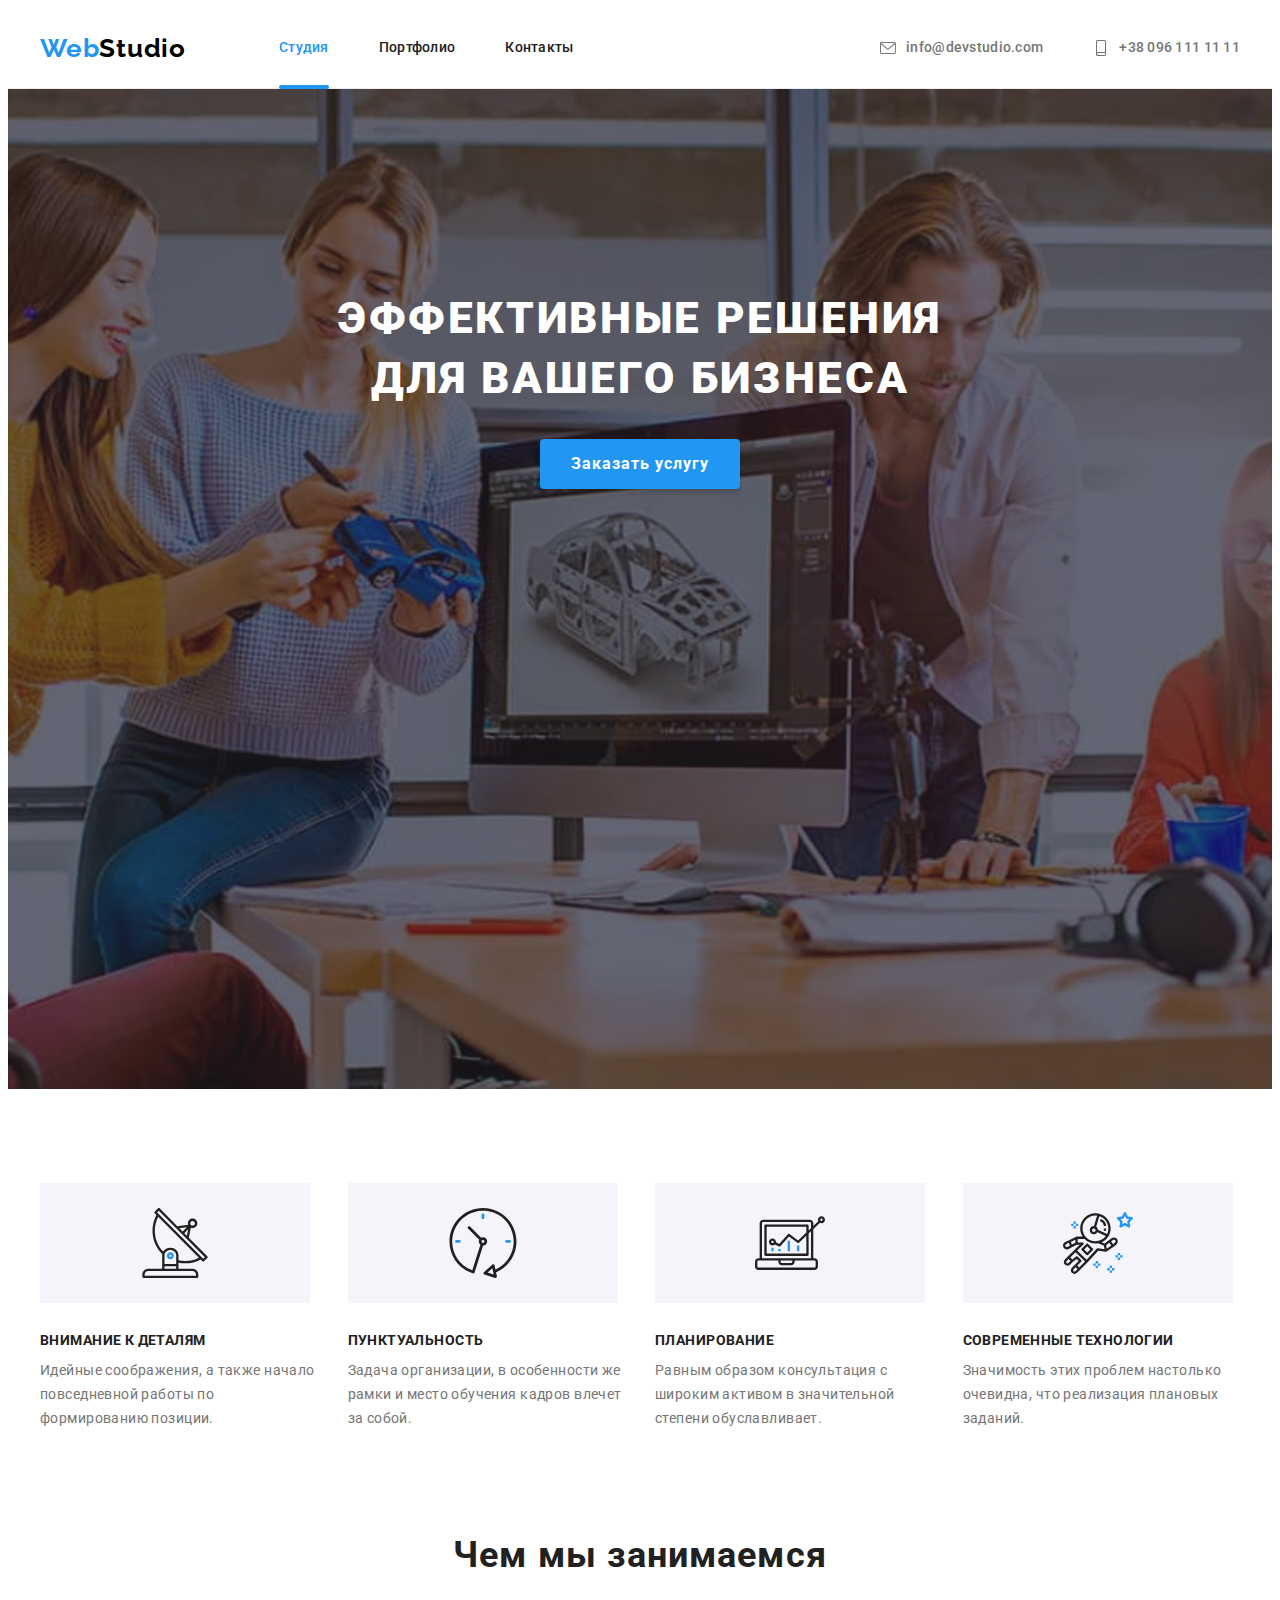
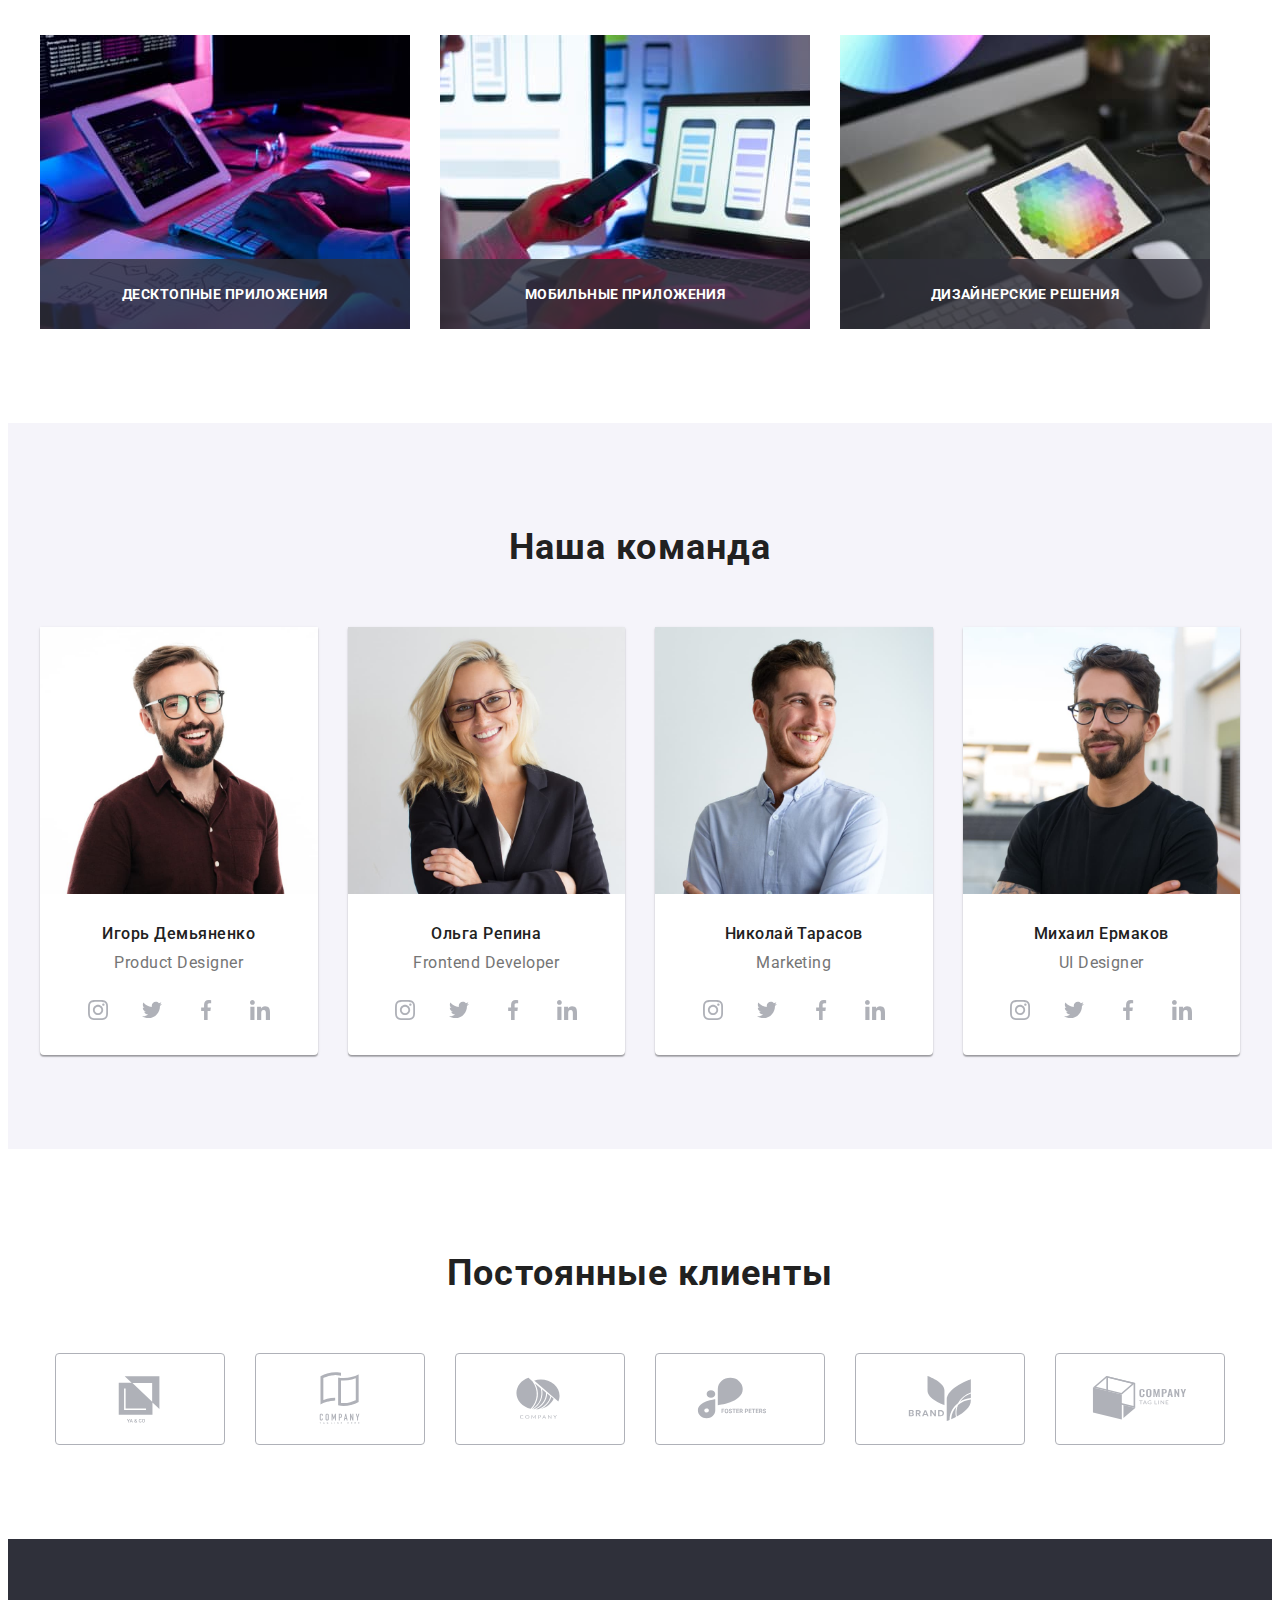
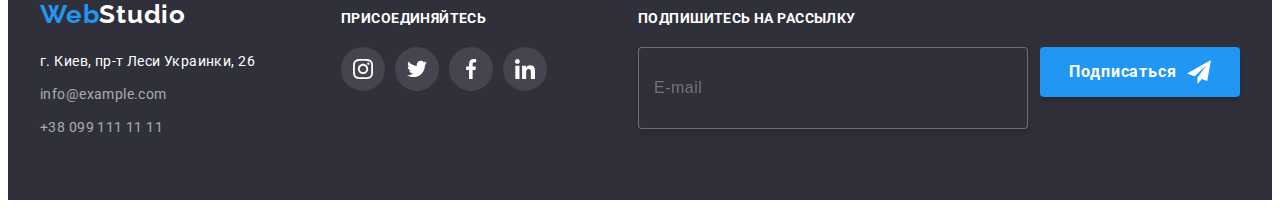
<file: index.html>
<!DOCTYPE html>
<html lang="ru">
  <head>
    <meta charset="UTF-8" />
    <meta name="viewport" content="width=device-width, initial-scale=1.0" />
    <title>Студия</title>
    <link rel="preconnect" href="https://fonts.googleapis.com" />
    <link rel="preconnect" href="https://fonts.gstatic.com" crossorigin />
    <link
      href="https://fonts.googleapis.com/css2?family=Raleway:wght@700&family=Roboto:wght@400;500;700;900&display=swap"
      rel="stylesheet"
    />
    <link
      rel="stylesheet"
      href="https://cdnjs.cloudflare.com/ajax/libs/modern-normalize/1.1.0/modern-normalize.min.css"
      integrity="sha512-wpPYUAdjBVSE4KJnH1VR1HeZfpl1ub8YT/NKx4PuQ5NmX2tKuGu6U/JRp5y+Y8XG2tV+wKQpNHVUX03MfMFn9Q=="
      crossorigin="anonymous"
      referrerpolicy="no-referrer"
    />
    <link rel="stylesheet" href="./css/styles.css" />
  </head>
  <body>
    <!--Верхняя линия-->
    <header class="header">
      <div class="container header-container">
        <nav class="header-nav">
          <a class="logo header-logo link" href="./index.html"
            >Web<span class="logo-black">Studio</span></a
          >
          <ul class="header-menu list">
            <li class="menu-item">
              <a class="menu-link link current" href="./index.html">Студия</a>
            </li>
            <li class="menu-item">
              <a class="menu-link link" href="./portfolio.html">Портфолио</a>
            </li>
            <li class="menu-item"><a class="menu-link link" href="">Контакты</a></li>
          </ul>
        </nav>
        <ul class="header-contacts list">
          <li class="contacts-item">
            <a class="menu-link link header-contacts-link" href="mailto:info@devstudio.com"
              ><svg class="header-contacts-icon">
                <use href="./images/icons.svg#icon-envelope"></use>
              </svg>
              info@devstudio.com</a
            >
          </li>
          <li class="contacts-item">
            <a class="menu-link link header-contacts-link" href="tel:+380991111111"
              ><svg class="header-contacts-icon">
                <use href="./images/icons.svg#icon-smartphone"></use></svg>+38 096 111 11 11</a
            >
          </li>
        </ul>
      </div>
    </header>

    <main>
      <!--Шапка-->
      <section class="hero section">
        <div class="container hero-container">
          <h1 class="hero-title">Эффективные решения для вашего бизнеса</h1>
          <button type="button" class="hero-btn btn" data-modal-open>Заказать услугу</button>
        </div>
      </section>

      <!--Особенности -->
      <section class="specificity section">
        <div class="container">
          <h2 class="visually-hidden">Особенности</h2>
          <ul class="specificity-list list">
            <li class="specifity-item">
              <div class="specifity-item-icons">
                <svg class="specifity-icon" width="70px" height="70px">
                  <use href="./images/icons.svg#icon-antenna"></use>
                </svg>
              </div>
              <h3 class="specificity-item-title">Внимание к деталям</h3>
              <p class="specificity-item-text">
                Идейные соображения, а также начало повседневной работы по формированию позиции.
              </p>
            </li>
            <li class="specifity-item">
              <div class="specifity-item-icons">
                <svg class="specifity-icon" width="70px" height="70px">
                  <use href="./images/icons.svg#icon-clock"></use>
                </svg>
              </div>
              <h3 class="specificity-item-title">Пунктуальность</h3>
              <p class="specificity-item-text">
                Задача организации, в особенности же рамки и место обучения кадров влечет за собой.
              </p>
            </li>
            <li class="specifity-item">
              <div class="specifity-item-icons">
                <svg class="specifity-icon" width="70px" height="70px">
                  <use href="./images/icons.svg#icon-diagram"></use>
                </svg>
              </div>
              <h3 class="specificity-item-title">Планирование</h3>
              <p class="specificity-item-text">
                Равным образом консультация с широким активом в значительной степени обуславливает.
              </p>
            </li>
            <li class="specifity-item">
              <div class="specifity-item-icons">
                <svg class="specifity-icon" width="70px" height="70px">
                  <use href="./images/icons.svg#icon-astronaut"></use>
                </svg>
              </div>
              <h3 class="specificity-item-title">Современные технологии</h3>
              <p class="specificity-item-text">
                Значимость этих проблем настолько очевидна, что реализация плановых заданий.
              </p>
            </li>
          </ul>
        </div>
      </section>

      <!--Чем мы занимаемся-->
      <section class="what-we-do section">
        <div class="container">
          <h2 class="section-title">Чем мы занимаемся</h2>
          <ul class="list what-we-do-list">
            <li class="what-we-do-item">
              <img
                src="./images/wdwd_1.jpg"
                width="370"
                height="294"
                alt="человек печатает на клавиатуре"
              />
              <p class="what-we-do-text">Десктопные приложения</p>
            </li>
            <li class="what-we-do-item">
              <img
                src="./images/wdwd_2.jpg"
                width="370"
                height="294"
                alt="человек работает за ноутбуком"
              />
              <p class="what-we-do-text">Мобильные приложения</p>
            </li>
            <li class="what-we-do-item">
              <img
                src="./images/wdwd_3.jpg"
                width="370"
                height="294"
                alt="человек работает на планшете"
              />
              <p class="what-we-do-text">Дизайнерские решения</p>
            </li>
          </ul>
        </div>
      </section>

      <!--Наша команда-->
      <section class="team section">
        <div class="container">
          <h2 class="section-title">Наша команда</h2>
          <ul class="team-list list">
            <li class="team-item">
              <img
                class="team-item-image"
                src="./images/team_1.jpg"
                width="270"
                alt="Фото Игоря Демьяненко"
              />
              <div class="team-item-content">
                <h3 class="team-item-title">Игорь Демьяненко</h3>
                <p lang="en" class="team-item-text">Product Designer</p>
                <ul class="team-social social-list list">
                  <li class="social-item">
                    <a href="" target="_blank" class="social-link">
                      <svg class="social-icon" width="20px" height="20px">
                        <use href="./images/icons.svg#icon-instagram"></use>
                      </svg>
                    </a>
                  </li>
                  <li class="social-item">
                    <a href="" target="_blank" class="social-link">
                      <svg class="social-icon" width="20px" height="20px">
                        <use href="./images/icons.svg#icon-twitter"></use>
                      </svg>
                    </a>
                  </li>
                  <li class="social-item">
                    <a href="" target="_blank" class="social-link">
                      <svg class="social-icon" width="20px" height="20px">
                        <use href="./images/icons.svg#icon-facebook"></use>
                      </svg>
                    </a>
                  </li>
                  <li class="social-item">
                    <a href="" target="_blank" class="social-link">
                      <svg class="social-icon" width="20px" height="20px">
                        <use href="./images/icons.svg#icon-linkedin"></use>
                      </svg>
                    </a>
                  </li>
                </ul>
              </div>
            </li>
            <li class="team-item">
              <img
                class="team-item-image"
                src="./images/team_2.jpg"
                width="270"
                alt="Фото Ольги Репиной"
              />
              <div class="team-item-content">
                <h3 class="team-item-title">Ольга Репина</h3>
                <p lang="en" class="team-item-text">Frontend Developer</p>
                <ul class="team-social social-list list">
                  <li class="social-item">
                    <a href="" target="_blank" class="social-link">
                      <svg class="social-icon" width="20px" height="20px">
                        <use href="./images/icons.svg#icon-instagram"></use>
                      </svg>
                    </a>
                  </li>
                  <li class="social-item">
                    <a href="" target="_blank" class="social-link">
                      <svg class="social-icon" width="20px" height="20px">
                        <use href="./images/icons.svg#icon-twitter"></use>
                      </svg>
                    </a>
                  </li>
                  <li class="social-item">
                    <a href="" target="_blank" class="social-link">
                      <svg class="social-icon" width="20px" height="20px">
                        <use href="./images/icons.svg#icon-facebook"></use>
                      </svg>
                    </a>
                  </li>
                  <li class="social-item">
                    <a href="" target="_blank" class="social-link">
                      <svg class="social-icon" width="20px" height="20px">
                        <use href="./images/icons.svg#icon-linkedin"></use>
                      </svg>
                    </a>
                  </li>
                </ul>
              </div>
            </li>
            <li class="team-item">
              <img
                class="team-item-image"
                src="./images/team_3.jpg"
                width="270"
                alt="Фото Николая Тарасова"
              />
              <div class="team-item-content">
                <h3 class="team-item-title">Николай Тарасов</h3>
                <p lang="en" class="team-item-text">Marketing</p>
                <ul class="team-social social-list list">
                  <li class="social-item">
                    <a href="" target="_blank" class="social-link">
                      <svg class="social-icon" width="20px" height="20px">
                        <use href="./images/icons.svg#icon-instagram"></use>
                      </svg>
                    </a>
                  </li>
                  <li class="social-item">
                    <a href="" target="_blank" class="social-link">
                      <svg class="social-icon" width="20px" height="20px">
                        <use href="./images/icons.svg#icon-twitter"></use>
                      </svg>
                    </a>
                  </li>
                  <li class="social-item">
                    <a href="" target="_blank" class="social-link">
                      <svg class="social-icon" width="20px" height="20px">
                        <use href="./images/icons.svg#icon-facebook"></use>
                      </svg>
                    </a>
                  </li>
                  <li class="social-item">
                    <a href="" target="_blank" class="social-link">
                      <svg class="social-icon" width="20px" height="20px">
                        <use href="./images/icons.svg#icon-linkedin"></use>
                      </svg>
                    </a>
                  </li>
                </ul>
              </div>
            </li>
            <li class="team-item">
              <img
                class="team-item-image"
                src="./images/team_4.jpg"
                width="270"
                alt="Фото Михаила Ермакова"
              />
              <div class="team-item-content">
                <h3 class="team-item-title">Михаил Ермаков</h3>
                <p lang="en" class="team-item-text">UI Designer</p>
                <ul class="team-social social-list list">
                  <li class="social-item">
                    <a href="" target="_blank" class="social-link">
                      <svg class="social-icon" width="20px" height="20px">
                        <use href="./images/icons.svg#icon-instagram"></use>
                      </svg>
                    </a>
                  </li>
                  <li class="social-item">
                    <a href="" target="_blank" class="social-link">
                      <svg class="social-icon" width="20px" height="20px">
                        <use href="./images/icons.svg#icon-twitter"></use>
                      </svg>
                    </a>
                  </li>
                  <li class="social-item">
                    <a href="" target="_blank" class="social-link">
                      <svg class="social-icon" width="20px" height="20px">
                        <use href="./images/icons.svg#icon-facebook"></use>
                      </svg>
                    </a>
                  </li>
                  <li class="social-item">
                    <a href="" target="_blank" class="social-link">
                      <svg class="social-icon" width="20px" height="20px">
                        <use href="./images/icons.svg#icon-linkedin"></use>
                      </svg>
                    </a>
                  </li>
                </ul>
              </div>
            </li>
          </ul>
        </div>
      </section>

      <!-- Постоянные клиенты -->
      <section class="clients section">
        <div class="container">
          <h2 class="section-title">Постоянные клиенты</h2>
          <ul class="clients-list list">
            <li class="clients-item">
              <a href="" target="_blank" class="clients-link">
                <svg class="clients-icon" width="106" height="60">
                  <use href="./images/icons.svg#icon-logo_1"></use>
                </svg>
              </a>
            </li>
            <li class="clients-item">
              <a href="" target="_blank" class="clients-link">
                <svg class="clients-icon" width="106" height="60">
                  <use href="./images/icons.svg#icon-logo_2"></use>
                </svg>
              </a>
            </li>
            <li class="clients-item">
              <a href="" target="_blank" class="clients-link">
                <svg class="clients-icon" width="106" height="60">
                  <use href="./images/icons.svg#icon-logo_3"></use>
                </svg>
              </a>
            </li>
            <li class="clients-item">
              <a href="" target="_blank" class="clients-link">
                <svg class="clients-icon" width="106" height="60">
                  <use href="./images/icons.svg#icon-logo_4"></use>
                </svg>
              </a>
            </li>
            <li class="clients-item">
              <a href="" target="_blank" class="clients-link">
                <svg class="clients-icon" width="106" height="60">
                  <use href="./images/icons.svg#icon-logo_5"></use>
                </svg>
              </a>
            </li>
            <li class="clients-item">
              <a href="" target="_blank" class="clients-link">
                <svg class="clients-icon" width="106" height="60">
                  <use href="./images/icons.svg#icon-logo_6"></use>
                </svg>
              </a>
            </li>
          </ul>
        </div>
      </section>
    </main>

    <!--Подвал-->
    <footer class="footer">
      <div class="container footer-container">
        <div class="footer-left">
          <a class="logo link" href="./index.html">Web<span class="logo-white">Studio</span></a>
          <address class="footer-address">
            <p class="footer-address-text">г. Киев, пр-т Леси Украинки, 26</p>
            <ul class="list">
              <li class="footer-address-item">
                <a class="footer-contact link" href="mailto:info@example.com">info@example.com</a>
              </li>
              <li class="footer-address-item">
                <a class="footer-contact link" href="tel:+380991111111">+38 099 111 11 11</a>
              </li>
            </ul>
          </address>
        </div>
        <div class="footer-center">
          <p class="footer-text">Присоединяйтесь</p>
          <ul class="footer-social social-list list">
            <li class="social-item">
              <a href="" target="_blank" class="social-link footer-social-link">
                <svg class="social-icon footer-social-icon" width="20px" height="20px">
                  <use href="./images/icons.svg#icon-instagram"></use>
                </svg>
              </a>
            </li>
            <li class="social-item">
              <a href="" target="_blank" class="social-link footer-social-link">
                <svg class="social-icon footer-social-icon" width="20px" height="20px">
                  <use href="./images/icons.svg#icon-twitter"></use>
                </svg>
              </a>
            </li>
            <li class="social-item">
              <a href="" target="_blank" class="social-link footer-social-link">
                <svg class="social-icon footer-social-icon" width="20px" height="20px">
                  <use href="./images/icons.svg#icon-facebook"></use>
                </svg>
              </a>
            </li>
            <li class="social-item">
              <a href="" target="_blank" class="social-link footer-social-link">
                <svg class="social-icon footer-social-icon" width="20px" height="20px">
                  <use href="./images/icons.svg#icon-linkedin"></use>
                </svg>
              </a>
            </li>
          </ul>
        </div>
        <div class="footer-right">
          <p class="footer-text">Подпишитесь на рассылку</p>
          <form action="#" class="footer-form">
            <label class="modal-form-field">
                <input class="footer-form-input" type="email" name="footer-email" placeholder="E-mail" />
            </label>
            <button type="submit" class="btn modal-send-btn">Подписаться
              <svg class="footer-form-icon" width="24px" height="24px">
                <use href="./images/icons.svg#icon-icon-send"></use>
              </svg>
            </button>
            </form>
        </div>
      </div>
    </footer>
    <div class="backdrop is-hidden" data-modal>
      <div class="modal">
        <button type="button" class="modal-btn" data-modal-close>
          <svg class="modal-close-icon" width="11px" height="11px">
            <use href="./images/icons.svg#icon-close"></use>
          </svg>
        </button>
        <form action="#" class="modal-form">
          <p class="modal-form-head">Оставьте свои данные, мы вам перезвоним</p>
          <label class="modal-form-field"
            >Имя
            <span class="modal-form-wrapper">
              <input class="modal-form-input" type="text" name="user-name" />
              <svg class="modal-form-icon" width="18px" height="18px">
                <use href="./images/icons.svg#icon-person-black"></use>
              </svg>
            </span>
          </label>
          <label class="modal-form-field"
            >Телефон
            <span class="modal-form-wrapper">
              <input class="modal-form-input" type="tel" name="user-tel" />
              <svg class="modal-form-icon" width="18px" height="18px">
                <use href="./images/icons.svg#icon-phone-black"></use>
              </svg>
            </span>
          </label>
          <label class="modal-form-field"
            >Почта
            <span class="modal-form-wrapper">
              <input class="modal-form-input" type="email" name="user-email" />
              <svg class="modal-form-icon" width="18px" height="18px">
                <use href="./images/icons.svg#icon-email-black"></use>
              </svg>
            </span>
          </label>
          <label class="modal-form-field modal-textarea-field"
            >Комментарий<textarea class="modal-form-message" name="user-message" placeholder="Введите текст"></textarea>
          </label>
          <input type="checkbox" id="accept-policy" class="modal-form-checkbox visually-hidden" />
          <label for="accept-policy" class="modal-form-checkbox-label">Соглашаюсь с рассылкой и принимаю &nbsp; <a href="#" class="modal-form-link">Условия договора</a></label>
          <button type="submit" class="btn modal-send-btn">Отправить</button>
        </form>
      </div>
    </div>
    <script src="./js/modal.js"></script>
  </body>
</html>
</file>
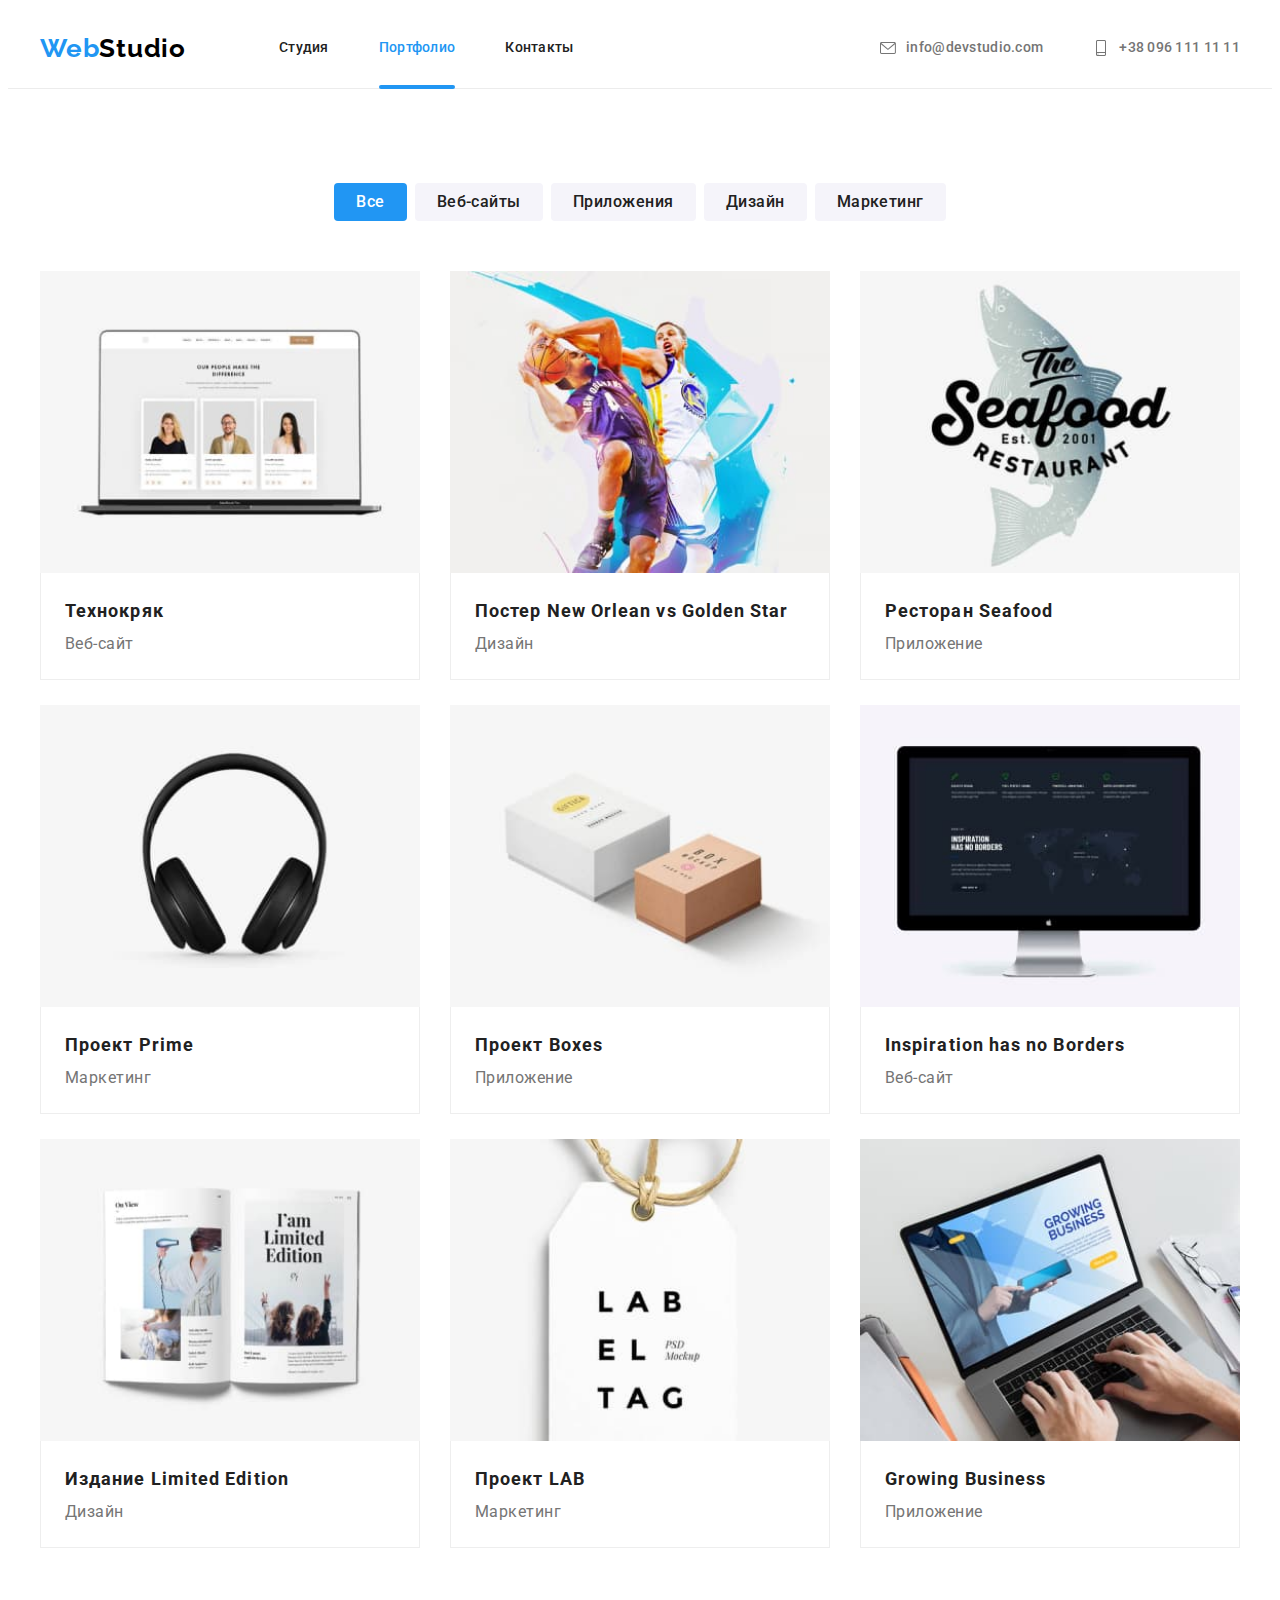
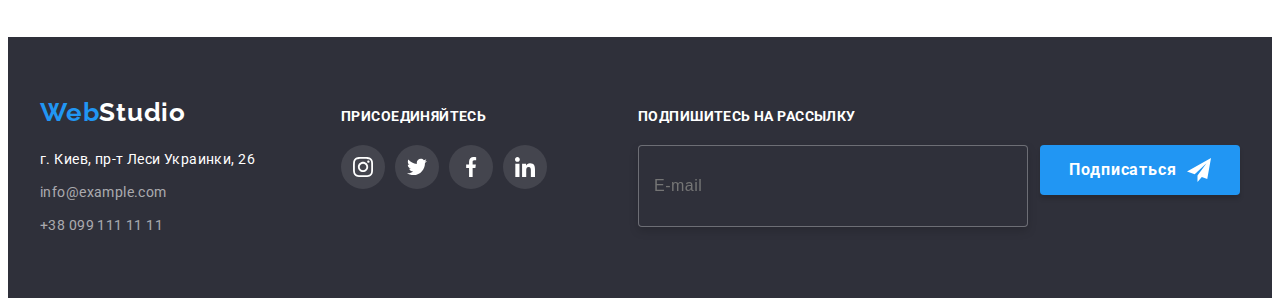
<file: portfolio.html>
<!DOCTYPE html>
<html lang="ru">
  <head>
    <meta charset="UTF-8" />
    <meta name="viewport" content="width=device-width, initial-scale=1.0" />
    <title>Портфолио</title>
    <link rel="preconnect" href="https://fonts.googleapis.com" />
    <link rel="preconnect" href="https://fonts.gstatic.com" crossorigin />
    <link
      href="https://fonts.googleapis.com/css2?family=Raleway:wght@700&family=Roboto:wght@400;500;700;900&display=swap"
      rel="stylesheet"
    />
    <link
      rel="stylesheet"
      href="https://cdnjs.cloudflare.com/ajax/libs/modern-normalize/1.1.0/modern-normalize.min.css"
      integrity="sha512-wpPYUAdjBVSE4KJnH1VR1HeZfpl1ub8YT/NKx4PuQ5NmX2tKuGu6U/JRp5y+Y8XG2tV+wKQpNHVUX03MfMFn9Q=="
      crossorigin="anonymous"
      referrerpolicy="no-referrer"
    />
    <link rel="stylesheet" href="./css/styles.css" />
  </head>
  <body>
    <!--Верхняя линия-->
    <header class="header">
      <div class="container header-container">
        <nav class="header-nav">
          <a class="logo header-logo link" href="./index.html"
            >Web<span class="logo-black">Studio</span></a
          >
          <ul class="header-menu list">
            <li class="menu-item">
              <a class="menu-link link" href="./index.html">Студия</a>
            </li>
            <li class="menu-item">
              <a class="menu-link link current" href="./portfolio.html">Портфолио</a>
            </li>
            <li class="menu-item"><a class="menu-link link" href="">Контакты</a></li>
          </ul>
        </nav>
        <ul class="header-contacts list">
          <li class="contacts-item">
            <a class="menu-link link header-contacts-link" href="mailto:info@devstudio.com"
              ><svg class="header-contacts-icon">
                <use href="./images/icons.svg#icon-envelope"></use>
              </svg>
              info@devstudio.com</a
            >
          </li>
          <li class="contacts-item">
            <a class="menu-link link header-contacts-link" href="tel:+380991111111"
              ><svg class="header-contacts-icon">
                <use href="./images/icons.svg#icon-smartphone"></use></svg>+38 096 111 11 11</a
            >
          </li>
        </ul>
      </div>
    </header>
    <main>
      <section class="portfolio section">
        <div class="container">
          <h2 class="visually-hidden">Портфолио</h2>
          <ul class="portfolio-menu list">
            <li class="portfolio-menu-item">
              <button type="button" class="portfolio-btn portfolio-btn-all btn">Все</button>
            </li>
            <li class="portfolio-menu-item">
              <button type="button" class="portfolio-btn btn">Веб-сайты</button>
            </li>
            <li class="portfolio-menu-item">
              <button type="button" class="portfolio-btn btn">Приложения</button>
            </li>
            <li class="portfolio-menu-item">
              <button type="button" class="portfolio-btn btn">Дизайн</button>
            </li>
            <li class="portfolio-menu-item">
              <button type="button" class="portfolio-btn btn">Маркетинг</button>
            </li>
          </ul>
          <ul class="portfolio-list list">
            <li class="portfolio-item">
              <a href="" class="link portfolio-link">
                <div class="portfolio-item-wrap">
                  <img src="./images/portfolio_1.jpg" width="370" alt="фото ноутбука" />
                  <p class="portfolio-item-overlay-text">
                    Технокряк это современная площадка распространения коронавируса. Компании
                    используют эту платформу для цифрового шпионажа и атак на защищённые сервера
                    конкурентов.
                  </p>
                </div>
                <div class="portfolio-item-card">
                  <h3 class="portfolio-item-title">Технокряк</h3>
                  <p class="portfolio-item-text">Веб-сайт</p>
                </div>
              </a>
            </li>
            <li class="portfolio-item">
              <a href="" class="link portfolio-link">
                <div class="portfolio-item-wrap">
                  <img
                    src="./images/portfolio_2.jpg"
                    width="370"
                    alt="Постер New Orlean vs Golden Star"
                  />
                  <p class="portfolio-item-overlay-text">
                    Lorem ipsum dolor sit amet consectetur adipisicing elit. Tempora, officiis
                    error! Dolor necessitatibus culpa corporis mollitia est. Similique, eligendi
                    soluta!
                  </p>
                </div>
                <div class="portfolio-item-card">
                  <h3 class="portfolio-item-title">
                    Постер <span lang="en">New Orlean vs Golden Star</span>
                  </h3>
                  <p class="portfolio-item-text">Дизайн</p>
                </div>
              </a>
            </li>
            <li class="portfolio-item">
              <a href="" class="link portfolio-link">
                <div class="portfolio-item-wrap">
                  <img src="./images/portfolio_3.jpg" width="370" alt="Логотип Ресторана Seafood" />
                  <p class="portfolio-item-overlay-text">Lorem ipsum dolor sit amet consectetur adipisicing elit. Odit unde et soluta. Dolore error illo quae eveniet exercitationem nisi recusandae.</p>
                </div>
                <div class="portfolio-item-card">
                  <h3 class="portfolio-item-title">Ресторан <span lang="en">Seafood</span></h3>
                  <p class="portfolio-item-text">Приложение</p>
                </div>
              </a>
            </li>
            <li class="portfolio-item">
              <a href="" class="link portfolio-link">
                <div class="portfolio-item-wrap">
                  <img src="./images/portfolio_4.jpg" width="370" alt="фото наушников" />
                  <p class="portfolio-item-overlay-text">Lorem ipsum dolor sit amet consectetur adipisicing elit. Odit unde et soluta. Dolore error illo quae eveniet exercitationem nisi recusandae.</p>
                </div>
                <div class="portfolio-item-card">
                  <h3 class="portfolio-item-title">Проект <span lang="en">Prime</span></h3>
                  <p class="portfolio-item-text">Маркетинг</p>
                </div>
              </a>
            </li>
            <li class="portfolio-item">
              <a href="" class="link portfolio-link">
                <div class="portfolio-item-wrap">
                  <img src="./images/portfolio_5.jpg" width="370" alt="фото коробочек" />
                  <p class="portfolio-item-overlay-text">Lorem ipsum dolor sit amet consectetur adipisicing elit. Odit unde et soluta. Dolore error illo quae eveniet exercitationem nisi recusandae.</p>
                </div>
                <div class="portfolio-item-card">
                  <h3 class="portfolio-item-title">Проект <span lang="en">Boxes</span></h3>
                  <p class="portfolio-item-text">Приложение</p>
                </div>
              </a>
            </li>
            <li class="portfolio-item">
              <a href="" class="link portfolio-link">
                <div class="portfolio-item-wrap">
                  <img src="./images/portfolio_6.jpg" width="370" alt="фото минитора компьютера" />
                  <p class="portfolio-item-overlay-text">Lorem ipsum dolor sit amet consectetur adipisicing elit. Odit unde et soluta. Dolore error illo quae eveniet exercitationem nisi recusandae.</p>
                </div>
                <div class="portfolio-item-card">
                  <h3 class="portfolio-item-title">
                    <span lang="en">Inspiration has no Borders</span>
                  </h3>
                  <p class="portfolio-item-text">Веб-сайт</p>
                </div>
              </a>
            </li>
            <li class="portfolio-item">
              <a href="" class="link portfolio-link">
                <div class="portfolio-item-wrap">
                  <img src="./images/portfolio_7.jpg" width="370" alt="фото разворота издания" />
                  <p class="portfolio-item-overlay-text">Lorem ipsum dolor sit amet consectetur adipisicing elit. Odit unde et soluta. Dolore error illo quae eveniet exercitationem nisi recusandae.</p>
                </div>
                <div class="portfolio-item-card">
                  <h3 class="portfolio-item-title">
                    Издание <span lang="en">Limited Edition</span>
                  </h3>
                  <p class="portfolio-item-text">Дизайн</p>
                </div>
              </a>
            </li>
            <li class="portfolio-item">
              <a href="" class="link portfolio-link">
                <div class="portfolio-item-wrap">
                  <img src="./images/portfolio_8.jpg" width="370" alt="фото логотипа проекта LAB" />
                  <p class="portfolio-item-overlay-text">Lorem ipsum dolor sit amet consectetur adipisicing elit. Odit unde et soluta. Dolore error illo quae eveniet exercitationem nisi recusandae.</p>
                </div>
                <div class="portfolio-item-card">
                  <h3 class="portfolio-item-title">Проект <span lang="en">LAB</span></h3>
                  <p class="portfolio-item-text">Маркетинг</p>
                </div>
              </a>
            </li>
            <li class="portfolio-item">
              <a href="" class="link portfolio-link">
                <div class="portfolio-item-wrap">
                  <img
                    src="./images/portfolio_9.jpg"
                    width="370"
                    alt="мужчина печатает на ноутбуке"
                  />
                  <p class="portfolio-item-overlay-text">Lorem ipsum dolor sit amet consectetur adipisicing elit. Odit unde et soluta. Dolore error illo quae eveniet exercitationem nisi recusandae.</p>
                </div>
                <div class="portfolio-item-card">
                  <h3 class="portfolio-item-title"><span lang="en">Growing Business</span></h3>
                  <p class="portfolio-item-text">Приложение</p>
                </div>
              </a>
            </li>
          </ul>
        </div>
      </section>
    </main>
    <!--Подвал-->
    <footer class="footer">
      <div class="container footer-container">
        <div class="footer-left">
          <a class="logo link" href="./index.html">Web<span class="logo-white">Studio</span></a>
          <address class="footer-address">
            <p class="footer-address-text">г. Киев, пр-т Леси Украинки, 26</p>
            <ul class="list">
              <li class="footer-address-item">
                <a class="footer-contact link" href="mailto:info@example.com">info@example.com</a>
              </li>
              <li class="footer-address-item">
                <a class="footer-contact link" href="tel:+380991111111">+38 099 111 11 11</a>
              </li>
            </ul>
          </address>
        </div>
        <div class="footer-center">
          <p class="footer-text">Присоединяйтесь</p>
          <ul class="footer-social social-list list">
            <li class="social-item">
              <a href="" target="_blank" class="social-link footer-social-link">
                <svg class="social-icon footer-social-icon" width="20px" height="20px">
                  <use href="./images/icons.svg#icon-instagram"></use>
                </svg>
              </a>
            </li>
            <li class="social-item">
              <a href="" target="_blank" class="social-link footer-social-link">
                <svg class="social-icon footer-social-icon" width="20px" height="20px">
                  <use href="./images/icons.svg#icon-twitter"></use>
                </svg>
              </a>
            </li>
            <li class="social-item">
              <a href="" target="_blank" class="social-link footer-social-link">
                <svg class="social-icon footer-social-icon" width="20px" height="20px">
                  <use href="./images/icons.svg#icon-facebook"></use>
                </svg>
              </a>
            </li>
            <li class="social-item">
              <a href="" target="_blank" class="social-link footer-social-link">
                <svg class="social-icon footer-social-icon" width="20px" height="20px">
                  <use href="./images/icons.svg#icon-linkedin"></use>
                </svg>
              </a>
            </li>
          </ul>
        </div>
        <div class="footer-right">
          <p class="footer-text">Подпишитесь на рассылку</p>
          <form action="#" class="footer-form">
            <label class="modal-form-field">
                <input class="footer-form-input" type="email" name="footer-email" placeholder="E-mail" />
            </label>
            <button type="submit" class="btn modal-send-btn">Подписаться
              <svg class="footer-form-icon" width="24px" height="24px">
                <use href="./images/icons.svg#icon-icon-send"></use>
              </svg>
            </button>
            </form>
        </div>
      </div>
    </footer>
  </body>
</html>
</file>
<file: css/styles.css>
:root {
  --primary-color: #ffffff;
  --light-background-color: #f5f4fa;
  --dark-background-color: #2f303a;
  --secondary-color: #212121;
  --text-color-light: #757575;
  --accent-color: #2196f3;
  --icons-color: #AFB1B8;
}

p, h1, h2, h3, h4, h5, h6 {
  margin: 0;
}

ul {
  margin: 0;
  padding: 0;
}

body {
  font-family: Roboto, sans-serif;
  color: var(--text-color-light);
  background-color: var(--primary-color);
}

img {
  display: block;
  width: 100%;
  height: auto;
}

.container {
  width: 1200px;
  padding-right: 15px;
  padding-left: 15px;
  margin: 0 auto;
}

.section {
  padding-top: 94px;
  padding-bottom: 94px;
}

/* removing dots and underlines*/
.list {
  list-style: none;
}

.link {
  text-decoration: none;
  color: inherit;
}


/* hiding titles*/
.visually-hidden {
  position: absolute;
  clip: rect(0 0 0 0);
  width: 1px;
  height: 1px;
  margin: -1px;
}

/*---------- general section titles style---------*/
.section-title {
  font-weight: bold;
  font-size: 36px;
  line-height: 1.67;
  text-align: center;
  letter-spacing: 0.03em;
  color: var(--secondary-color);
  margin-bottom: 50px;
}

/* ----------------general logo----------------*/
.logo {
  font-family: Raleway, sans-serif;
  font-weight: bold;
  font-size: 26px;
  line-height: 1.19;
  letter-spacing: 0.03em;
  color: var(--accent-color);
}

.logo-black {
  color: #000000;
}

.logo-white {
  color: var(--primary-color);
}

/*-----------general buttons styles----------------*/
.btn {
    cursor:pointer;
    font-family: inherit;
    border-radius: 4px;
    text-align: center;
    border: none;
    padding: 6px 22px;
}

/* --------------header---------------*/
.header {
  background-color: var(--primary-color);
  border-bottom: 1px solid #ECECEC
}

.header-container {
  display: flex;
}

.header-logo {
  margin-right: 93px;
  padding-top: 24px;
  padding-bottom: 24px;
}

.menu-item:not(:last-child) {
  margin-right: 50px;
}

.contacts-item:not(:last-child){
  margin-right: 50px;
}

.menu-link {
  display: block;
  font-weight: 500;
  font-size: 14px;
  line-height: 1.14;
  letter-spacing: 0.02em;
  padding-top: 32px;
  padding-bottom: 32px;
  position: relative;
  transition: color 250ms cubic-bezier(0.4, 0, 0.2, 1);
}

.menu-link:hover,
.menu-link:focus {
  color: var(--accent-color);
}

.header-menu {
  color: var(--secondary-color);
  display: flex;
}

.header-nav {
  display: flex;
  align-items: center;
}

.header-contacts {
  color: var(--text-color-light);
  display: flex;
  margin-left: auto;
  align-items: center;
}

.header-contacts-link {
  display: flex;
  align-items: center;
  justify-content: center;
}

.header-contacts-icon {
  fill: currentColor;
  max-width: 16px;
  max-height: 16px;
  margin-right: 10px;
  transition: fill 250ms cubic-bezier(0.4, 0, 0.2, 1);
}

.current {
  color: var(--accent-color);
}

.current::after {
  content: '';
  display: block;
  position: absolute;
  bottom: -1px;
  width: 100%;
  height: 4px;
  background: var(--accent-color);
  border-radius: 2px;
}

/*----------------- hero ------------*/
.hero {
  background-color: var(--dark-background-color);
  background-image: linear-gradient(rgba(47, 48, 58, 0.4), rgba(47, 48, 58, 0.4)), url(../images/hero-background.jpg);
  background-repeat: no-repeat;
  background-size: cover;
  background-position: center;
  max-width: 1600px;
  height: 600px;
  text-align: center;
  padding-top: 200px;
  padding-bottom: 200px;
  margin: 0 auto;
}

.hero-title {
  font-weight: 900;
  font-size: 44px;
  line-height: 1.36;
  text-align: center;
  letter-spacing: 0.06em;
  text-transform: uppercase;
  color: var(--primary-color);
}

.hero-container > h1 {
  width: 696px;
  display: block;
  margin: 0 auto 30px auto;
}

.hero-btn {
  font-weight: bold;
  font-size: 16px;
  line-height: 1.87;
  letter-spacing: 0.06em;
  color: var(--primary-color);
  background-color: var(--accent-color);
  min-width: 200px;
  height: 50px;
  box-shadow: 0px 4px 4px rgba(0, 0, 0, 0.15);
  display: block;
  margin: 0 auto;
  transition: background-color 250ms cubic-bezier(0.4, 0, 0.2, 1);
}

.hero-btn:hover,
.hero-btn:focus {
  background-color: #188CE8;
}

/*-------------specifity-------------*/
.specifity {
  background-color: var(--primary-color);
}

.specificity-list{
  display: flex;
}

.specifity-item{
  width: calc((100% - 90px) / 4);
  margin-right: 30px;
}

.specifity-item:nth-child(4n) {
  margin-right: 0px;
}

.specificity-item-title {
  font-weight: bold;
  font-size: 14px;
  line-height: 1.14;
  letter-spacing: 0.03em;
  text-transform: uppercase;
  color: var(--secondary-color);
  margin-bottom: 10px;
}

.specificity-item-text {
  font-size: 14px;
  line-height: 1.71;
  letter-spacing: 0.03em;
}

.specifity-item-icons {
  width: 270px;
  height: 120px;
  background-color: var(--light-background-color);
  display: flex;
  align-items: center;
  justify-content: center;
  margin-bottom: 30px;
}

/*----------------what we do-------------------*/
.what-we-do {
    background-color: var(--primary-color);
    padding-top: 0px;
}

.what-we-do-list{
  display: flex;
}

.what-we-do-item {
  margin-right: 30px;
  position: relative;
}

.what-we-do-item:last-child {
  margin-right: 0px;
}

.what-we-do-text {
  position: absolute;
  bottom: 0;
  width: 100%;
  height: 70px;
  display: flex;
  justify-content: center;
  align-items: center;
  font-weight: bold;
  font-size: 14px;
  line-height: 16px;
  text-align: center;
  letter-spacing: 0.03em;
  text-transform: uppercase;  
  color: var(--primary-color);
  background: rgba(47, 48, 58, 0.8);
}

/*------------------team*----------------------*/
.team {
  background-color: var(--light-background-color);
}

.team-list {
  display: flex;
}

.team-item {
  background-color: var(--primary-color);
  height: 428px;
  box-shadow: 0px 1px 3px rgba(0, 0, 0, 0.12), 0px 1px 1px rgba(0, 0, 0, 0.14), 0px 2px 1px rgba(0, 0, 0, 0.2);
  border-radius: 0px 0px 4px 4px;
  margin-right: 30px;
}

.team-item:nth-child(4n) {
  margin-right: 0px;
}

.team-item-content {
  padding: 30px 32px;
}

.team-item-title {
  font-weight: 500;
  font-size: 16px;
  line-height: 1.19;
  text-align: center;
  letter-spacing: 0.03em;
  color: var(--secondary-color);
  margin-bottom: 10px;
}

.team-item-text {
  font-size: 16px;
  line-height: 1.19;
  text-align: center;
  letter-spacing: 0.03em;
  margin-bottom: 16px;
}

.social-list {
  display: flex;
  justify-content: center;
}

.social-item {
  width: 44px;
  height: 44px;
  margin-right: 10px;
}

.social-item:last-child {
  margin-right: 0;
}

.social-link {
  width: 100%;
  height: 100%;
  background-color: var(--primary-color);
  border-radius: 50%;
  display: flex;
  align-items: center;
  justify-content: center;
  transition: background-color 250ms cubic-bezier(0.4, 0, 0.2, 1);
}

.social-icon {
  fill: var(--icons-color);
  transition: fill 250ms cubic-bezier(0.4, 0, 0.2, 1);
}

.social-link:hover,
.social-link:focus {
  background-color: var(--accent-color);
}

.social-link:hover .social-icon,
.social-link:focus .social-icon {
  fill: var(--primary-color);
}

/*--------------clients-------------*/

.clients-list {
  display: flex;
  align-items: center;
  justify-content: center;
}

.clients-item {
  width: 170px;
  height: 92px;
  margin-right: 30px;
}

.clients-item:last-child {
  margin-right: 0;
}

.clients-link {
  display: flex;
  width: 100%;
  height: 100%;
  align-items: center;
  justify-content: center;
  border: 1px solid var(--icons-color);
  color: var(--icons-color);
  box-sizing: border-box;
  border-radius: 4px;  
  transition: border-color 250ms cubic-bezier(0.4, 0, 0.2, 1);
}

.clients-icon {
  fill: currentColor;
  transition: fill 250ms cubic-bezier(0.4, 0, 0.2, 1);
}

.clients-link:hover,
.clients-link:focus {
  color: var(--accent-color);
  border-color: var(--accent-color);
}

/*--------------footer-------------*/
.footer {
  background-color: var(--dark-background-color);
  padding-top: 60px;
  padding-bottom: 60px;
}

.footer-container {
  display: flex;
  align-items: baseline;
}

.footer-left {
  margin-right: 70px;
}

.footer-right {
  margin-left: auto;
}

.footer-address {
  font-style: normal;
  font-size: 14px;
  line-height: 1.71;
  letter-spacing: 0.03em;
  margin-top: 20px;
}

.footer-address-text {
  color: var(--primary-color);
  width: 231px;
  margin-bottom: 9px;
}

.footer-address-item{
  margin-bottom: 9px;
}

.footer-address-item:last-child{
  margin-bottom: 0px;
}

.footer-contact {
  color: rgba(255, 255, 255, 0.6);
  display: block;
  transition: color 250ms cubic-bezier(0.4, 0, 0.2, 1);
}

.footer-contact:hover,
.footer-contact:focus {
  color: var(--accent-color);
}

.footer-text {
  font-weight: bold;
  font-size: 14px;
  line-height: 1.14;
  letter-spacing: 0.03em;
  text-transform: uppercase;
  color: var(--primary-color);
  margin-bottom: 20px;
}

.footer-social-link {
  background-color: rgba(255, 255, 255, 0.1);
}

.footer-social-icon {
  fill: var(--primary-color);
}

.footer-form {
  height: 50px;
  display: flex;
  justify-content: center;
  align-items: baseline;
}

.footer-form-input {
  background-color: var(--dark-background-color);
  width: 358px;
  height: 50px;
  padding: 15px;
  margin-right: 12px;
  border: 1px solid rgba(255, 255, 255, 0.3);
  filter: drop-shadow(0px 4px 4px rgba(0, 0, 0, 0.15));
  border-radius: 4px;
  font-size: 16px;
  line-height: 1.25;
  letter-spacing: 0.03em;
  color: rgba(255, 255, 255, 0.6);
  transition: border-color 250ms cubic-bezier(0.4, 0, 0.2, 1);
}

.footer-form-input:focus {
  outline: none;
  border-color: var(--accent-color);
}

.footer-form-icon {
  margin-left: 10px;
}

/*---------------portfolio-----------------*/
.portfolio {
  background-color: var(--primary-color);
}

.portfolio-list {
  display: flex;
  flex-wrap: wrap;
  margin-left: -30px;
  margin-top: -30px;
}

.portfolio-menu {
  display: flex;
  justify-content: center;
  margin-bottom: 50px;
}

.portfolio-menu-item:not(:last-child){
  margin-right: 8px;
}

.portfolio-item {
  height: 404px;
  flex-basis: calc(100% / 3 - 30px);
  margin-left: 30px;
  margin-top: 30px;
}

.portfolio-link {
  display:block;
  transition: box-shadow 250ms cubic-bezier(0.4, 0, 0.2, 1);
}

.portfolio-link:hover ,
.portfolio-link:focus {
  box-shadow: 0px 1px 1px rgba(0, 0, 0, 0.12), 0px 4px 4px rgba(0, 0, 0, 0.06), 1px 4px 6px rgba(0, 0, 0, 0.16);
}

.portfolio-link:hover .portfolio-item-overlay-text,
.portfolio-link:focus .portfolio-item-overlay-text {
  transform: translateY(-100%);
}

.portfolio-item-card {
  padding: 20px 24px; 
  border-right: 1px solid #EEEEEE;
  border-bottom: 1px solid #EEEEEE;
  border-left: 1px solid #EEEEEE;
}

.portfolio-item-title {
  font-weight: bold;
  font-size: 18px;
  line-height: 2;
  letter-spacing: 0.06em;
  color: var(--secondary-color);
}

.portfolio-item-text {
  font-size: 16px;
  line-height: 1.87;
  letter-spacing: 0.03em;
}

.portfolio-item-wrap {
  position: relative;
  overflow: hidden;
}

.portfolio-item-overlay-text {
  position: absolute;
  top: 100%;
  width:100%;
  height:100%;
  background-color: rgba(33, 150, 243, 0.9);
  color: var(--primary-color);
  padding: 24px;
  font-size: 18px;
  line-height: 1.56;
  letter-spacing: 0.03em;
  display: flex;
  align-items: center;
  transition: transform 250ms cubic-bezier(0.4, 0, 0.2, 1);
}

.portfolio-btn {
  font-weight: 500;
  font-size: 16px;
  line-height: 1.62;
  text-align: center;
  letter-spacing: 0.03em;
  color: var(--secondary-color);
  background-color: var(--light-background-color);
  transition: color 250ms cubic-bezier(0.4, 0, 0.2, 1), background-color 250ms cubic-bezier(0.4, 0, 0.2, 1), box-shadow 250ms cubic-bezier(0.4, 0, 0.2, 1);
}

.portfolio-btn-all {
  color: var(--primary-color);
  background-color: var(--accent-color);
}

.portfolio-btn:hover,
.portfolio-btn:focus {
  color: var(--primary-color);
  background-color: var(--accent-color);
  box-shadow: 0px 3px 1px rgba(0, 0, 0, 0.1), 0px 1px 2px rgba(0, 0, 0, 0.08), 0px 2px 2px rgba(0, 0, 0, 0.12);
}

/*---------------modal-----------------*/

.backdrop {
  width: 100vw;
  height: 100vh;
  position: fixed;
  top: 0;
  background: rgba(0, 0, 0, 0.2);
  transition: opacity 300ms linear, visibility 500ms linear;
}

.modal {
  width: 528px;
  height: 581px;
  padding: 40px;
  background-color: var(--primary-color);
  box-shadow: 0px 1px 3px rgba(0, 0, 0, 0.12), 0px 1px 1px rgba(0, 0, 0, 0.14), 0px 2px 1px rgba(0, 0, 0, 0.2);
  border-radius: 4px;
  position: absolute;
  top: 50%;
  left: 50%;
  transform: translate(-50%, -50%) scale(1);
  transition: transform 300ms cubic-bezier(0.4, 0, 0.2, 1);
  /* transition: transform 500ms linear; */
}

.backdrop.is-hidden .modal {
  transform: translate(-50%, -50%) scale(0.9);
  transition: transform 300ms cubic-bezier(0.4, 0, 0.2, 1);
}

.modal-close-icon {
  fill: currentColor;
}

.modal-btn {
  cursor:pointer;
  width: 30px;
  height: 30px;
  border-radius: 50%;
  background: var(--primary-color);
  border: 1px solid rgba(0, 0, 0, 0.1);
  box-sizing: border-box;
  position: absolute;
  top: 8px;
  right: 8px;
  display: flex;
  justify-content: center;
  align-items: center;
  transition: color 250ms cubic-bezier(0.4, 0, 0.2, 1);
}

.modal-btn:hover,
.modal-btn:focus {
  color: var(--accent-color)
}

.backdrop.is-hidden {
  visibility: hidden;
  opacity: 0;
  pointer-events: none;
}

.modal-form-head {
  font-weight: bold;
  font-size: 20px;
  line-height: 23px;
  text-align: center;
  letter-spacing: 0.03em;
  color: var(--secondary-color);
  margin-bottom: 12px;
}

.modal-form {
  display: flex;
  flex-direction: column;
}

.modal-form-field {
  margin-bottom: 10px;
  font-size: 12px;
  line-height: 14px;
  letter-spacing: 0.01em;
  color: var(--text-color-light);
}

.modal-form-wrapper {
  display: block;
  position: relative;
  margin-top: 4px;
}

.modal-form-input {
  width: 100%;
  height: 40px;
  padding-left: 40px;
  border: 1px solid rgba(33, 33, 33, 0.2);
  border-radius: 4px;
  transition: border-color 250ms cubic-bezier(0.4, 0, 0.2, 1);
}

.modal-form-input:focus {
  outline: none;
  border-color: var(--accent-color);
}

.modal-form-input:focus + .modal-form-icon{
  fill: var(--accent-color);
}

.modal-form-icon {
  position: absolute;
  left: 11px;
  top: 50%;
  transform: translateY(-50%);
  transition: fill 250ms cubic-bezier(0.4, 0, 0.2, 1);
}

.modal-textarea-field {
  margin-bottom: 20px;
}

.modal-form-message {
  width: 100%;
  height: 120px;
  margin-top: 4px;
  padding: 12px 16px;
  border: 1px solid rgba(33, 33, 33, 0.2);
  border-radius: 4px;
  resize: none;
  transition: border-color 250ms cubic-bezier(0.4, 0, 0.2, 1);
}

.modal-form-message::placeholder {
  font-size: 14px;
  line-height: 16px;
  letter-spacing: 0.01em;
  color: rgba(117, 117, 117, 0.5);
}

.modal-form-message:focus {
  outline: none;
  border-color: var(--accent-color);
}

.modal-form-checkbox-label::before{
  display: block;
  content: '';
  width: 16px;
  height: 15px;
  cursor: pointer;
  border: 2px solid var(--secondary-color);
  border-radius: 2px;
  margin-right: 7px;
}

.modal-form-checkbox-label {
  display: flex;
  justify-content: center;
  align-items: center;
  font-size: 14px;
  line-height: 1.71;
  letter-spacing: 0.03em;
  color: var(--text-color-light);
  margin-bottom: 30px;
}

.modal-form-checkbox:hover + .modal-form-checkbox-label::before, 
.modal-form-checkbox:focus + .modal-form-checkbox-label::before {
  border-color: var(--accent-color);
}

.modal-form-checkbox:checked + .modal-form-checkbox-label::before {
  background-image: url(../images/icon-check.svg);
  background-size: contain;
  background-origin: border-box;
  border-color: var(--accent-color);
}

.modal-form-link {
  color: var(--accent-color);
}

.modal-send-btn {
  align-self: center;
  font-weight: bold;
  font-size: 16px;
  line-height: 1.87;
  letter-spacing: 0.06em;
  color: var(--primary-color);
  background-color: var(--accent-color);
  box-shadow: 0px 4px 4px rgba(0, 0, 0, 0.15);
  min-width: 200px;
  height: 50px;
  display: flex;
  justify-content: center;
  align-items: center;
  margin: 0 auto;
}
</file>
